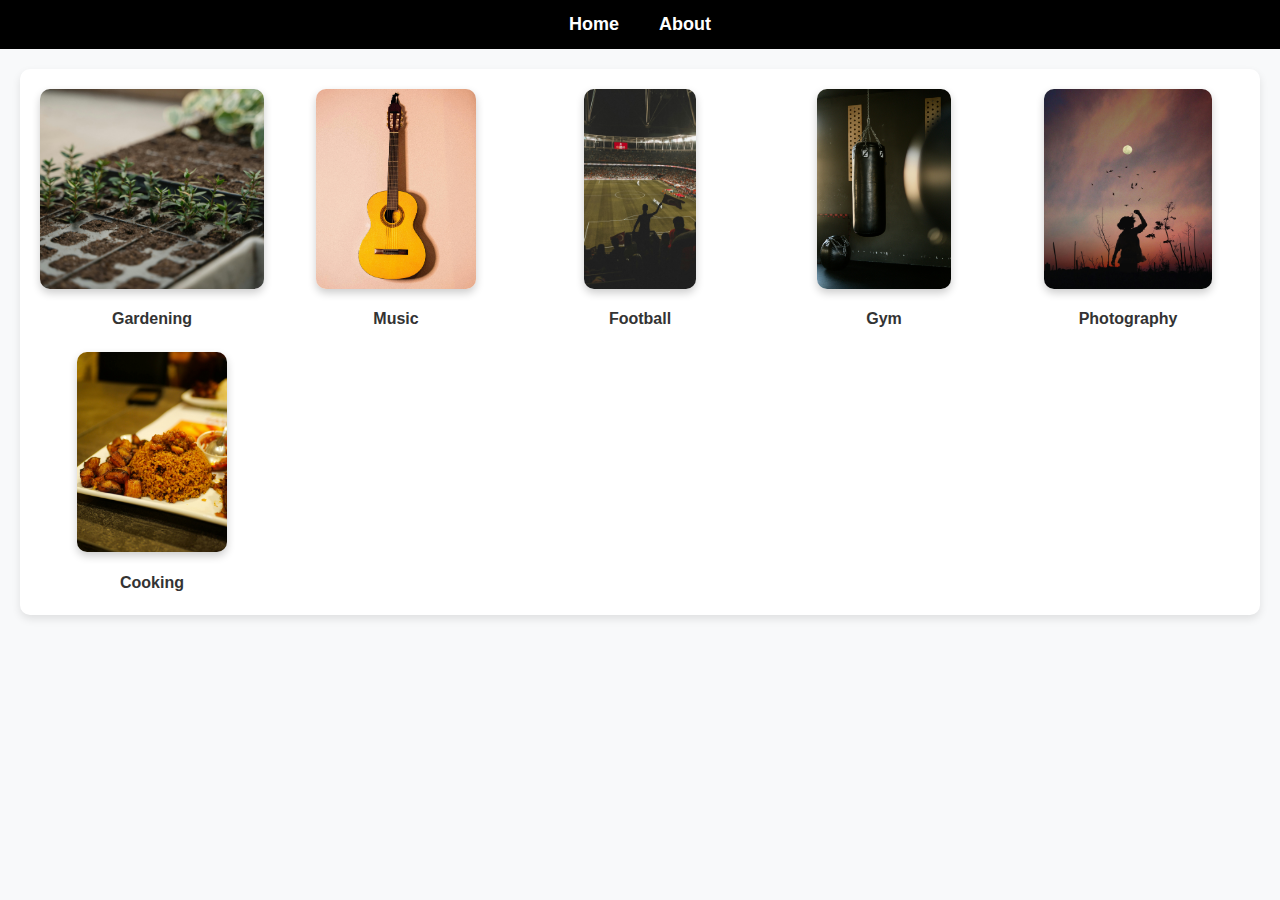
<file: index.html>
<!-- index.html -->
    <!DOCTYPE html>
    <html lang="en">

    <head>
        <meta charset="UTF-8">
        <meta name="viewport" content="width=device-width, initial-scale=1.0">
        <title>BioSite</title>
        <link rel="stylesheet" href="css/style.css" media="screen">
        <link rel="apple-touch-icon" sizes="180x180" href="images/favicon_io_7/about.txt">
        <link rel="icon" type="image/x-icon" href="images/favicon_io_7/favicon-16x16.png">
    </head>

    <body>
        <!-- Header -->
        <header>
            <nav>
                <ul>
                    <li><a href="index.html">Home</a></li>
                    <li><a href="about.html">About</a></li>
                </ul>
            </nav>
        </header>

        <!-- Main Content -->
        <!-- Main Content -->
<main>
    <div class="grid-container">
        <figure class="grid-item">
            <a href="gardening.html">
                <img src="images/pic5.jpg" alt="Gardening">
                <figcaption>Gardening</figcaption>
            </a>
        </figure>
        <figure class="grid-item">
            <a href="music.html">
                <img src="images/pic3.jpg" alt="Music">
                <figcaption>Music</figcaption>
            </a>
        </figure>
        <figure class="grid-item">
            <a href="football.html">
                <img src="images/pic4.jpg" alt="Football">
                <figcaption>Football</figcaption>
            </a>
        </figure>
        <figure class="grid-item">
            <a href="gym.html">
                <img src="images/pic2.jpg" alt="Gym">
                <figcaption>Gym</figcaption>
            </a>
        </figure>
        <figure class="grid-item">
            <a href="photo.html">
                <img src="images/pic1.jpg" alt="Photography">
                <figcaption>Photography</figcaption>
            </a>
        </figure>
        <figure class="grid-item">
            <a href="cooking.html">
                <img src="images/pic6.jpg" alt="Cooking">
                <figcaption>Cooking</figcaption>
            </a>
        </figure>
    </div>
</main>

    </body>

    </html>
</file>
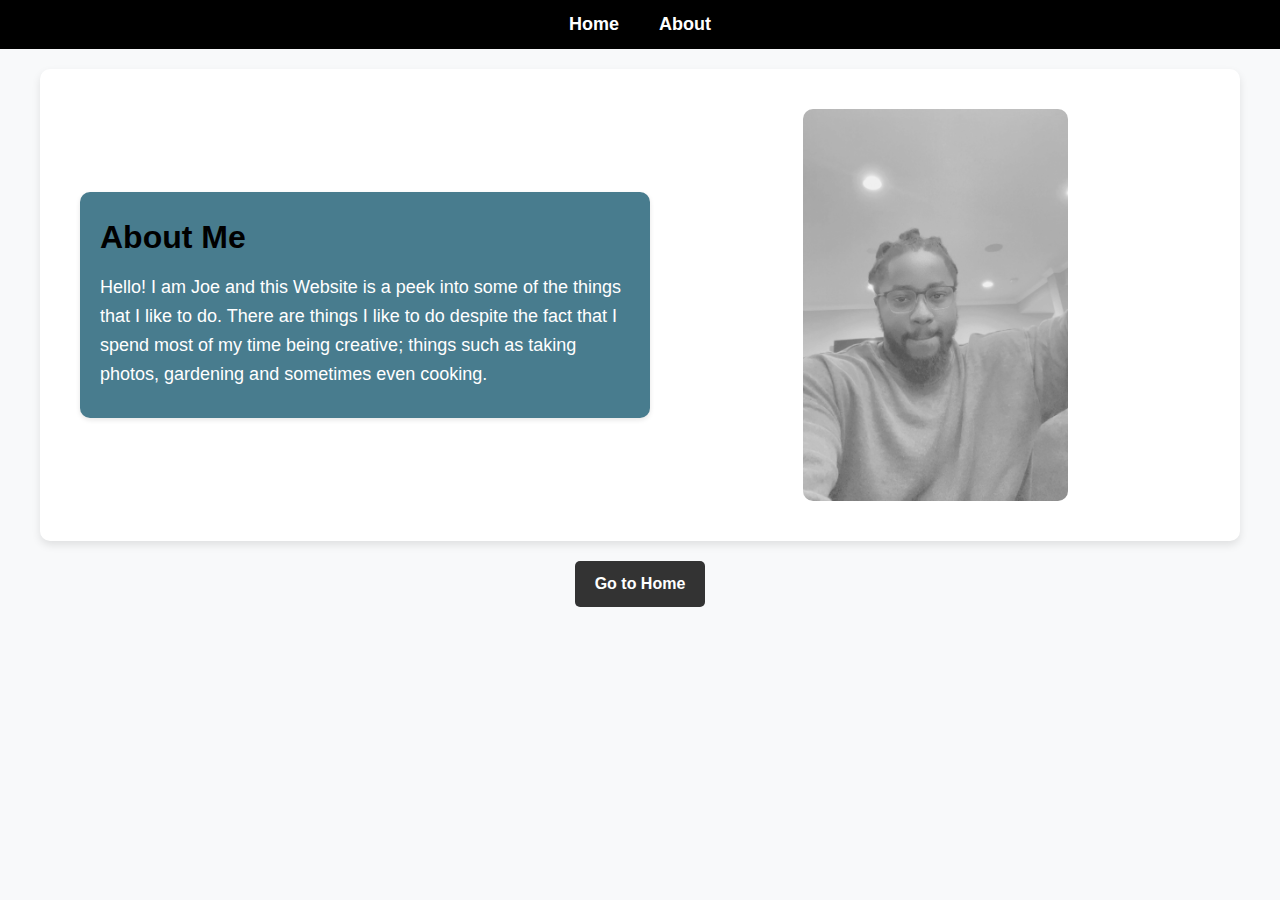
<file: about.html>
<!-- about.html -->
<!DOCTYPE html>
<html lang="en">
<head>
    <meta charset="UTF-8">
    <meta name="viewport" content="width=device-width, initial-scale=1.0">
    <title>About Me</title>
    <link rel="stylesheet" href="css/style.css" media="screen">
    <link rel="icon" type="image/x-icon" href="images/favicon_io_7/favicon-16x16.png">
</head>
<body>
    <!-- Header -->
    <header>
        <nav>
            <ul>
                <li><a href="index.html">Home</a></li>
                <li><a href="about.html">About</a></li>
            </ul>
        </nav>
    </header>

    <!-- Main Content -->
    <main>
        <div class="about-container">
            <!-- About Details -->
            <div class="about-details">
                <h1>About Me</h1>
                <p>Hello! I am Joe and this Website is a peek into some of the things that I like to do.
                     There are things I like to do despite the fact that I spend most of my time being creative; things such as taking photos, 
                     gardening and sometimes even cooking.</p>
            </div>

            <!-- My Image -->
            <div class="about-image">
                <img src="images/joe.jpg" alt="Owner Image">
            </div>
        </div>

        <!-- Go Back Button -->
        <div class="go-home">
            <a href="index.html">Go to Home</a>
        </div>
    </main>
</body>
</html>
</file>
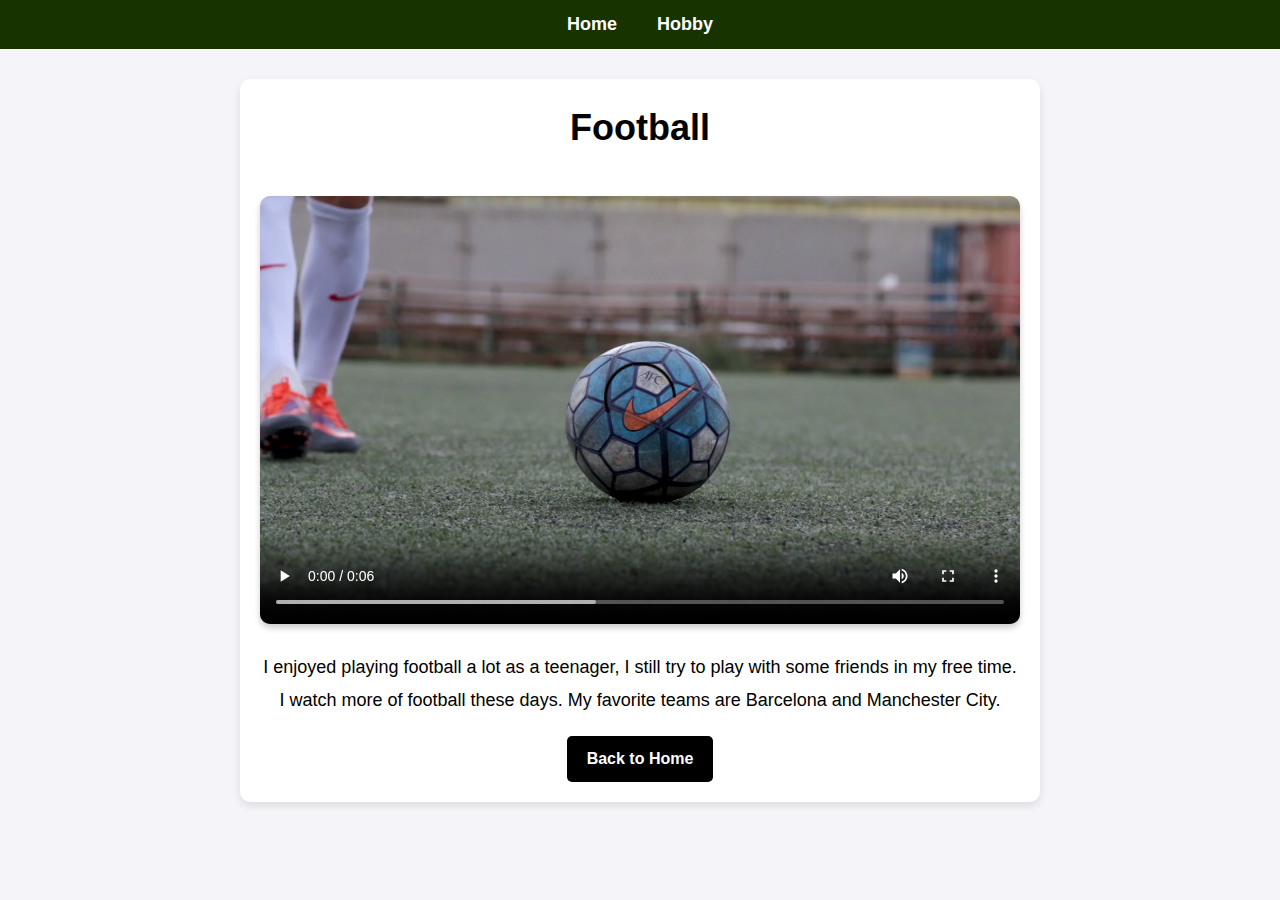
<file: football.html>
<!-- football.html -->
<!DOCTYPE html>
<html lang="en">
<head>
    <meta charset="UTF-8">
    <meta name="viewport" content="width=device-width, initial-scale=1.0">
    <title>Football</title>
    <link rel="stylesheet" href="css/football.css">
    <link rel="stylesheet" href="css/football.css" media="print">
    <link rel="icon" type="image/x-icon" href="images/favicon_io_7/favicon-16x16.png">
</head>
<body>
    <!-- Header -->
    <header>
        <nav>
            <ul>
                <li><a href="index.html">Home</a></li>
                <li><a href="#">Hobby</a></li>
            </ul>
        </nav>
    </header>

    <!-- Content -->
    <main>
        <h1>Football</h1>
        <video src="images/vid2.mp4" controls class="hobby-image"></video>
        <p>I enjoyed playing football a lot as a teenager, I still try to play with some friends in my free time.
            I watch more of football these days. My favorite teams are Barcelona and Manchester City.
        </p>
        <a href="index.html">Back to Home</a>
    </main>
</body>
</html>
</file>
<file: css/style.css>
/* General Reset */
* {
    margin: 0;
    padding: 0;
    box-sizing: border-box;
}

/* Body Styling */
body {
    font-family: Arial, sans-serif;
    background-color: #f8f9fa; /* Light grey background */
    color: #333;
    line-height: 1.6;
}

/* Header Styling */
header {
    background-color: #000000; /* Dark background */
    color: white;
    padding: 10px 0;
    text-align: center;
}

header nav ul {
    list-style: none;
    display: flex;
    justify-content: center;
    gap: 20px;
}

header nav ul li a {
    text-decoration: none;
    color: white;
    font-weight: bold;
    font-size: 18px;
    padding: 5px 10px;
    transition: background 0.3s ease;
}

header nav ul li a:hover {
    background-color: #555;
    border-radius: 5px;
}

/* Main Container Styling */
main {
    padding: 20px;
}

/* Grid Layout */
.grid-container {
    display: grid;
    grid-template-columns: repeat(auto-fit, minmax(250px, 1fr)); /* Responsive grid */
    gap: 20px; /* Space between grid items */
    justify-items: center;
    padding: 20px;
    background-color: #ffffff; /* White grid background */
    border-radius: 10px;
    box-shadow: 0 4px 8px rgba(0, 0, 0, 0.1);
}


/* General styles for the grid container */
.grid-container {
    display: grid;
    grid-template-columns: repeat(auto-fit, minmax(200px, 1fr));
    gap: 20px; /* Spacing between grid items */
    justify-content: center;
    align-items: center;
    padding: 20px;
}

/* Styling each grid item */
.grid-item {
    text-align: center;
}

/* Ensuring all images have the same size */
.grid-item img {
    width: 100%; /* Make the image responsive */
    height: 200px; /* Set a fixed height */
    object-fit: cover;
    border-radius: 10px; 
    box-shadow: 0px 4px 8px rgba(0, 0, 0, 0.2); 
}

    .grid-item img:hover{
        transform: translateY(-10px);
    }

/* Styling the figcaption */
.grid-item figcaption {
    margin-top: 10px;
    font-size: 1rem;
    color: #333; 
    font-weight: bold;
}



/* About Page Container */
.about-container {
    display: flex;
    justify-content: space-between;
    align-items: center;
    gap: 20px;
    padding: 40px;
    max-width: 1200px;
    margin: 0 auto;
    background-color: #ffffff; /* White background */
    border-radius: 10px;
    box-shadow: 0 4px 8px rgba(0, 0, 0, 0.1);
}

.about-details {
    flex: 1;
    padding: 20px;
    background-color:rgb(72, 124, 142) ;
    border-radius: 10px;
    box-shadow: 0 2px 5px rgba(0, 0, 0, 0.1);
}

.about-details:hover{
 transform: translateY(-7px);
}

.about-details h1 {
    font-size: 32px;
    margin-bottom: 10px;
    color: #000000;
}

.about-details p {
    font-size: 18px;
    margin-bottom: 10px;
    color: #fff;
}

/* Image Section */
.about-image {
    flex: 1;
    display: flex;
    justify-content: center;
    align-items: center;
}

.about-image img {
    width: 50%;
    max-width: 400px;
    border-radius: 10px;
    opacity: 0.7; /* Sets the opacity to 70% */
    transition: opacity 0.5s ease;
}


.about-image img:hover {
    opacity: 1; /* Restores full opacity on hover */
}


/* Go to Home Button */
.go-home {
    text-align: center;
    margin: 20px 0;
}

.go-home a {
    display: inline-block;
    text-decoration: none;
    background-color: #333;
    color: white;
    padding: 10px 20px;
    border-radius: 5px;
    font-weight: bold;
    transition: background 0.3s ease;
}

.go-home a:hover {
    background-color: #555;
}



a{
    text-decoration: none;
}


/* Responsive Design */
@media (max-width: 768px) {
    .grid-container {
        grid-template-columns: repeat(2, 1fr);
    }
}

@media (max-width: 480px) {
    .grid-container {
        grid-template-columns: 1fr;
    }
}
/*mobile device responsiveness*/
@media  (min-width:320px) and (max-width:480px){
}

 /*Responsive Design for Tablets and Larger Screens*/
 @media (min-width:481px) and (max-width:720px){
   }
 
 /*Responsive Design for Desktops*/
 @media (min-width:721px) and (max-width:1290px){
  
 }
</file>
<file: css/football.css>
/* General Reset */
* {
    margin: 0;
    padding: 0;
    box-sizing: border-box;
}

body {
    font-family: 'Arial', sans-serif;
    background-color: #f4f4f9; /* Light background */
    color: #333;
    line-height: 1.6;
    margin: 0;
}

/* Header Styling */
header {
    background-color: #163300; /* Dark background */
    padding: 10px 0;
    text-align: center;
}

header nav ul {
    list-style: none;
    display: flex;
    justify-content: center;
    gap: 20px;
}

header nav ul li a {
    text-decoration: none;
    color: white;
    font-weight: bold;
    font-size: 18px;
    padding: 5px 10px;
    transition: color 0.3s ease, background 0.3s ease;
}

header nav ul li a:hover{
    color: #1db233;
    transform: translateY(-3px);
}

/* Main Content Styling */
main {
    max-width: 800px;
    margin: 30px auto;
    padding: 20px;
    text-align: center;
    background-color: #ffffff; /* White background */
    border-radius: 10px;
    box-shadow: 0 4px 8px rgba(0, 0, 0, 0.1);
}

main h1 {
    font-size: 36px;
    color: #000;
    margin-bottom: 20px;
}

.hobby-image {
    width: 100%;
    height: auto;
    border-radius: 10px;
    margin: 20px 0;
    box-shadow: 0 4px 6px rgba(0, 0, 0, 0.2);
}

/* Paragraph Styling */
main p {
    font-size: 18px;
    line-height: 1.8;
    color: #000;
    margin-bottom: 20px;
}

/* Back Button Styling */
main a {
    display: inline-block;
    padding: 10px 20px;
    text-decoration: none;
    background-color: #000;
    color: white;
    font-weight: bold;
    border-radius: 5px;
    transition: background 0.3s ease, transform 0.3s ease;
}

main a:hover {
    background-color: #000;
    transform:translateY(-3px);
}
</file>
